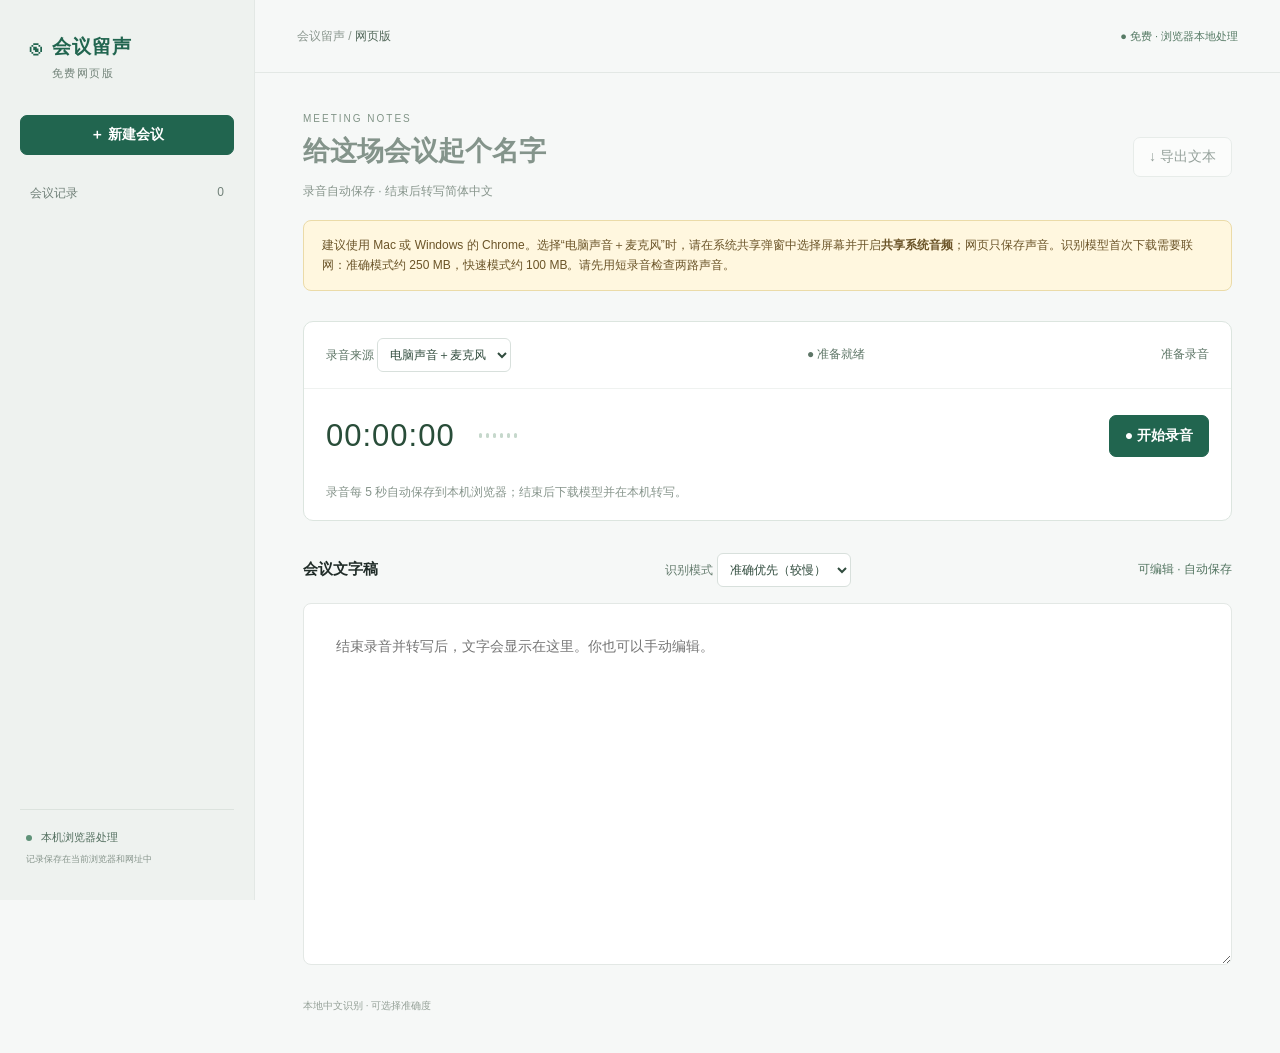
<file: docs/index.html>
<!doctype html><html lang="zh-CN"><head><meta charset="utf-8"><meta name="viewport" content="width=device-width,initial-scale=1"><title>会议留声 · 免费网页版</title><link rel="stylesheet" href="./style.css"><style>.warning{background:#fff7df;border:1px solid #ebdba8;border-radius:8px;padding:14px 18px;color:#6b5428;line-height:1.7;margin:18px 0;font-size:12px}.mode{font:inherit;padding:8px;border:1px solid #d8e0dc;border-radius:6px;background:#fff;color:#314c3e}.title-row{margin-bottom:20px}.transcript-head{flex-wrap:wrap;gap:10px}.transcript-head label{font-size:12px;color:#657c6e}#progress{color:#527460;font-size:12px;line-height:1.6}.paper textarea{display:block}.record-controls{flex-wrap:wrap}.actions{margin-left:auto}#history button{display:block}.audio-wrap{margin-top:16px}.download{margin-left:4px}@media(max-width:560px){.actions{width:100%}}</style></head><body>
<aside><div class="brand">◉ <span>会议留声<small>免费网页版</small></span></div><button id="new" class="primary">＋ 新建会议</button><div class="list-heading">会议记录 <span id="count">0</span></div><nav id="history" aria-label="历史会议"></nav><div class="local-note"><i></i> 本机浏览器处理<small>记录保存在当前浏览器和网址中</small></div></aside>
<main><header><span>会议留声 / <b>网页版</b></span><span class="connection">● 免费 · 浏览器本地处理</span></header><section class="workspace"><div class="title-row"><div><p class="eyebrow">MEETING NOTES</p><input id="title" aria-label="会议名称" placeholder="给这场会议起个名字" maxlength="120"><div id="meta">录音自动保存 · 结束后转写简体中文</div></div><button id="export" disabled>↓ 导出文本</button></div>
<div class="warning">建议使用 Mac 或 Windows 的 Chrome。选择“电脑声音＋麦克风”时，请在系统共享弹窗中选择屏幕并开启<strong>共享系统音频</strong>；网页只保存声音。识别模型首次下载需要联网：准确模式约 250 MB，快速模式约 100 MB。请先用短录音检查两路声音。</div>
<section class="recorder"><div class="recorder-top"><label>录音来源 <select id="source" class="mode"><option value="both">电脑声音＋麦克风</option><option value="mic">仅麦克风</option></select></label><span id="status">● 准备就绪</span><span id="saved">准备录音</span></div><div class="record-controls"><div class="time" id="timer">00:00:00</div><div class="meter"><span></span><span></span><span></span><span></span><span></span><span></span></div><div class="actions"><button id="pause" hidden>暂停</button><button id="start" class="primary">● 开始录音</button><button id="stop" class="primary" hidden>结束并转写</button></div></div><p id="hint">录音每 5 秒自动保存到本机浏览器；结束后下载模型并在本机转写。</p></section>
<div id="notice" class="warning" role="status" hidden></div><div class="transcript-head"><h2>会议文字稿</h2><label>识别模式 <select id="model" class="mode"><option value="small">准确优先（较慢）</option><option value="base">快速模式</option></select></label><span id="progress">可编辑 · 自动保存</span></div><div class="paper"><textarea id="text" aria-label="会议文字稿" placeholder="结束录音并转写后，文字会显示在这里。你也可以手动编辑。"></textarea></div><div class="audio-wrap"><audio id="audio" controls hidden></audio></div><footer><span>本地中文识别 · 可选择准确度</span><button id="retry" class="link" hidden>重新转写已有录音</button><a id="download" class="link download" hidden>下载录音备份</a></footer></section></main><script type="module" src="./app.js?v=20261031-1"></script></body></html>
</file>
<file: docs/style.css>
:root {
  font-family: -apple-system, BlinkMacSystemFont, "PingFang SC", sans-serif;
  color: #202c28;
  background: #f6f8f7;
  font-size: 14px;
  --green: #21654f;
  --line: #e3e8e5;
}
* {
  box-sizing: border-box;
}
body {
  margin: 0;
  display: flex;
  min-height: 100vh;
}
button,
input,
textarea {
  font: inherit;
}
button,
.button {
  cursor: pointer;
  border: 1px solid #d8e0dc;
  border-radius: 7px;
  padding: 10px 15px;
  background: white;
  color: #344a40;
  text-decoration: none;
  white-space: nowrap;
}
button:hover,
.button:hover {
  background: #edf3ef;
}
button:disabled {
  opacity: 0.5;
  cursor: wait;
}
.primary {
  background: var(--green);
  color: white;
  border-color: var(--green);
  font-weight: 600;
}
.primary:hover {
  background: #174c3b;
}
button:focus-visible,
a:focus-visible {
  outline: 3px solid #89baa6;
  outline-offset: 3px;
}
aside {
  width: 255px;
  flex-shrink: 0;
  background: #eef2ef;
  border-right: 1px solid var(--line);
  padding: 34px 20px;
  display: flex;
  flex-direction: column;
  height: 100vh;
  position: sticky;
  top: 0;
}
.brand {
  display: flex;
  gap: 10px;
  font-size: 28px;
  color: #21654f;
  text-decoration: none;
  margin: 0 8px 34px;
}
.brand span {
  font-size: 19px;
  font-weight: 650;
  letter-spacing: 1px;
}
.brand small {
  display: block;
  font-size: 11px;
  letter-spacing: 1.4px;
  color: #73847a;
  margin-top: 6px;
  font-weight: 400;
}
.list-heading {
  display: flex;
  justify-content: space-between;
  font-size: 12px;
  color: #708078;
  margin: 30px 10px 12px;
}
nav {
  overflow: auto;
  flex: 1;
}
nav button {
  width: 100%;
  text-align: left;
  border: 0;
  background: transparent;
  margin: 3px 0;
  padding: 13px 12px;
}
nav button.selected {
  background: #fff;
  box-shadow: 0 1px 4px #243f2810;
}
nav strong {
  display: block;
  overflow: hidden;
  text-overflow: ellipsis;
  font-size: 13px;
  white-space: nowrap;
}
nav small {
  display: block;
  color: #819087;
  font-size: 11px;
  margin-top: 7px;
}
.local-note {
  border-top: 1px solid #dce3de;
  padding: 20px 6px 0;
  color: #526e5e;
  font-size: 11px;
}
.local-note small {
  display: block;
  color: #88968d;
  margin-top: 8px;
}
i {
  display: inline-block;
  width: 6px;
  height: 6px;
  background: #5f9278;
  border-radius: 50%;
  margin-right: 6px;
}
main {
  flex: 1;
  min-width: 0;
}
header {
  height: 73px;
  display: flex;
  align-items: center;
  justify-content: space-between;
  border-bottom: 1px solid var(--line);
  padding: 0 42px;
  color: #8b978f;
  font-size: 12px;
}
header b {
  font-weight: 400;
  color: #53695b;
}
.connection {
  font-size: 11px;
  color: #567a65;
}
.workspace {
  max-width: 1120px;
  margin: 0 auto;
  padding: 40px 48px;
}
.title-row {
  display: flex;
  align-items: center;
  justify-content: space-between;
  gap: 20px;
}
.title-row > div {
  min-width: 0;
  flex: 1;
}
.eyebrow {
  letter-spacing: 2px;
  font-size: 10px;
  color: #819487;
  margin: 0 0 12px;
}
#title {
  font-size: 27px;
  font-weight: 600;
  color: #213b2d;
  background: transparent;
  border: 0;
  width: 100%;
  outline: none;
  padding: 0 0 7px;
  min-width: 0;
}
#title::placeholder {
  color: #84948b;
}
#title:focus {
  box-shadow: 0 1px var(--green);
}
#meta {
  color: #87958c;
  font-size: 12px;
  margin-top: 9px;
}
.disabled {
  opacity: 0.45;
  pointer-events: none;
}
.recorder {
  margin: 30px 0 32px;
  border: 1px solid #dce5df;
  background: white;
  border-radius: 10px;
  overflow: hidden;
}
.recorder-top {
  padding: 16px 22px;
  display: flex;
  justify-content: space-between;
  border-bottom: 1px solid #eff2f0;
  font-size: 12px;
  color: #5e7667;
}
#save {
  font-size: 11px;
  color: #8b998f;
}
.record-controls {
  display: flex;
  align-items: center;
  padding: 26px 22px;
  gap: 24px;
}
.time {
  font-variant-numeric: tabular-nums;
  font-size: 31px;
  letter-spacing: 1px;
  color: #294d39;
  font-weight: 450;
}
.meter {
  display: flex;
  align-items: center;
  gap: 4px;
  height: 30px;
  flex: 1;
}
.meter span {
  width: 3px;
  height: 5px;
  background: #c6d8cc;
  border-radius: 2px;
  transition: height 0.12s;
}
.actions {
  display: flex;
  gap: 8px;
}
.actions button {
  min-height: 42px;
}
#hint {
  margin: 0;
  padding: 0 22px 18px;
  font-size: 12px;
  color: #87958c;
  line-height: 1.6;
}
#notice {
  padding: 14px 18px;
  background: #fff5df;
  color: #795c25;
  border: 1px solid #ead9aa;
  border-radius: 6px;
  line-height: 1.7;
  margin-bottom: 22px;
}
.transcript-head {
  display: flex;
  justify-content: space-between;
  align-items: center;
  margin-bottom: 16px;
}
.transcript-head h2 {
  font-size: 15px;
  font-weight: 600;
  margin: 0;
}
.transcript-head span {
  font-size: 11px;
  color: #8b998f;
}
.paper {
  background: white;
  border: 1px solid var(--line);
  border-radius: 8px;
  min-height: 330px;
}
#empty {
  text-align: center;
  padding: 60px 15px;
  color: #98a39c;
}
.empty-mark {
  font-size: 45px;
  color: #8aa596;
  margin-bottom: 14px;
}
#empty h3 {
  font-size: 16px;
  color: #6a8071;
  font-weight: 500;
}
#empty p {
  font-size: 13px;
  line-height: 1.9;
}
textarea {
  resize: vertical;
  border: 0;
  outline: 0;
  width: 100%;
  min-height: 360px;
  padding: 28px 32px;
  line-height: 2.1;
  color: #36483c;
  background: transparent;
}
textarea:focus {
  box-shadow: inset 0 0 0 2px #a3c6b1;
  border-radius: 7px;
}
audio {
  width: 100%;
  margin-top: 18px;
}
footer {
  display: flex;
  justify-content: space-between;
  gap: 12px;
  font-size: 10px;
  color: #94a097;
  padding-top: 18px;
  align-items: center;
}
.link {
  background: none;
  border: none;
  color: #397253;
  font-size: 12px;
  padding: 0;
}
#status.recording i {
  background: #c04b46;
}
#status.recording {
  color: #a5433f;
}
[hidden] {
  display: none !important;
}
@media (max-width: 780px) {
  aside {
    width: 190px;
    padding: 24px 12px;
  }
  .workspace {
    padding: 28px 24px;
  }
  header {
    padding: 0 24px;
  }
  .record-controls {
    flex-wrap: wrap;
    gap: 16px;
  }
  .meter {
    min-width: 40px;
  }
  .actions {
    width: 100%;
  }
  .actions button {
    flex: 1;
  }
  .time {
    font-size: 27px;
  }
  .title-row {
    align-items: flex-start;
  }
  #title {
    font-size: 22px;
  }
  .title-row .button {
    padding: 9px;
    font-size: 12px;
  }
}
@media (max-width: 560px) {
  body {
    display: block;
  }
  aside {
    position: static;
    width: 100%;
    height: auto;
    padding: 16px;
    border-right: 0;
    border-bottom: 1px solid var(--line);
    display: grid;
    grid-template-columns: 1fr auto;
    gap: 12px;
  }
  .brand {
    margin: 0;
    font-size: 24px;
  }
  .brand span {
    font-size: 17px;
  }
  .brand small {
    display: none;
  }
  .list-heading,
  .local-note {
    display: none;
  }
  nav {
    grid-column: 1/-1;
    display: flex;
    gap: 8px;
    max-height: 78px;
    overflow: auto;
  }
  nav:empty {
    display: none;
  }
  nav button {
    min-width: 155px;
    width: 155px;
    flex-shrink: 0;
  }
  header {
    height: 48px;
    padding: 0 18px;
  }
  .workspace {
    padding: 24px 18px;
  }
  .connection {
    max-width: 140px;
    text-align: right;
  }
  .record-controls {
    padding: 20px 16px;
  }
  .recorder-top {
    padding: 14px 16px;
    gap: 8px;
  }
  #save {
    max-width: 170px;
    text-align: right;
  }
  #hint {
    padding: 0 16px 16px;
  }
  .paper {
    min-height: 280px;
  }
  textarea {
    padding: 22px;
    min-height: 320px;
  }
  footer {
    flex-wrap: wrap;
  }
  #storage {
    width: 100%;
  }
  .title-row {
    gap: 8px;
  }
  #title {
    font-size: 21px;
  }
}

.source-control {
  display: flex;
  align-items: center;
  gap: 9px;
}
.source-control label {
  font-size: 11px;
  color: #84948a;
}
select {
  font: inherit;
  background: #f5f8f6;
  border: 1px solid #d8e0dc;
  border-radius: 5px;
  padding: 5px 8px;
  color: #365d48;
  max-width: 190px;
}
.recorder-top {
  flex-wrap: wrap;
  align-items: center;
  gap: 12px;
}
#save {
  margin-left: auto;
}
.source-levels {
  display: flex;
  gap: 30px;
  padding: 0 22px 16px;
  font-size: 11px;
  color: #657c6e;
}
.source-levels label {
  display: flex;
  align-items: center;
  gap: 10px;
}
.source-levels meter {
  width: 100px;
  height: 10px;
}
@media (max-width: 560px) {
  .source-control {
    width: 100%;
  }
  .source-levels {
    gap: 16px;
    padding: 0 16px 16px;
    flex-wrap: wrap;
  }
  .source-levels meter {
    width: 90px;
  }
}
</file>
